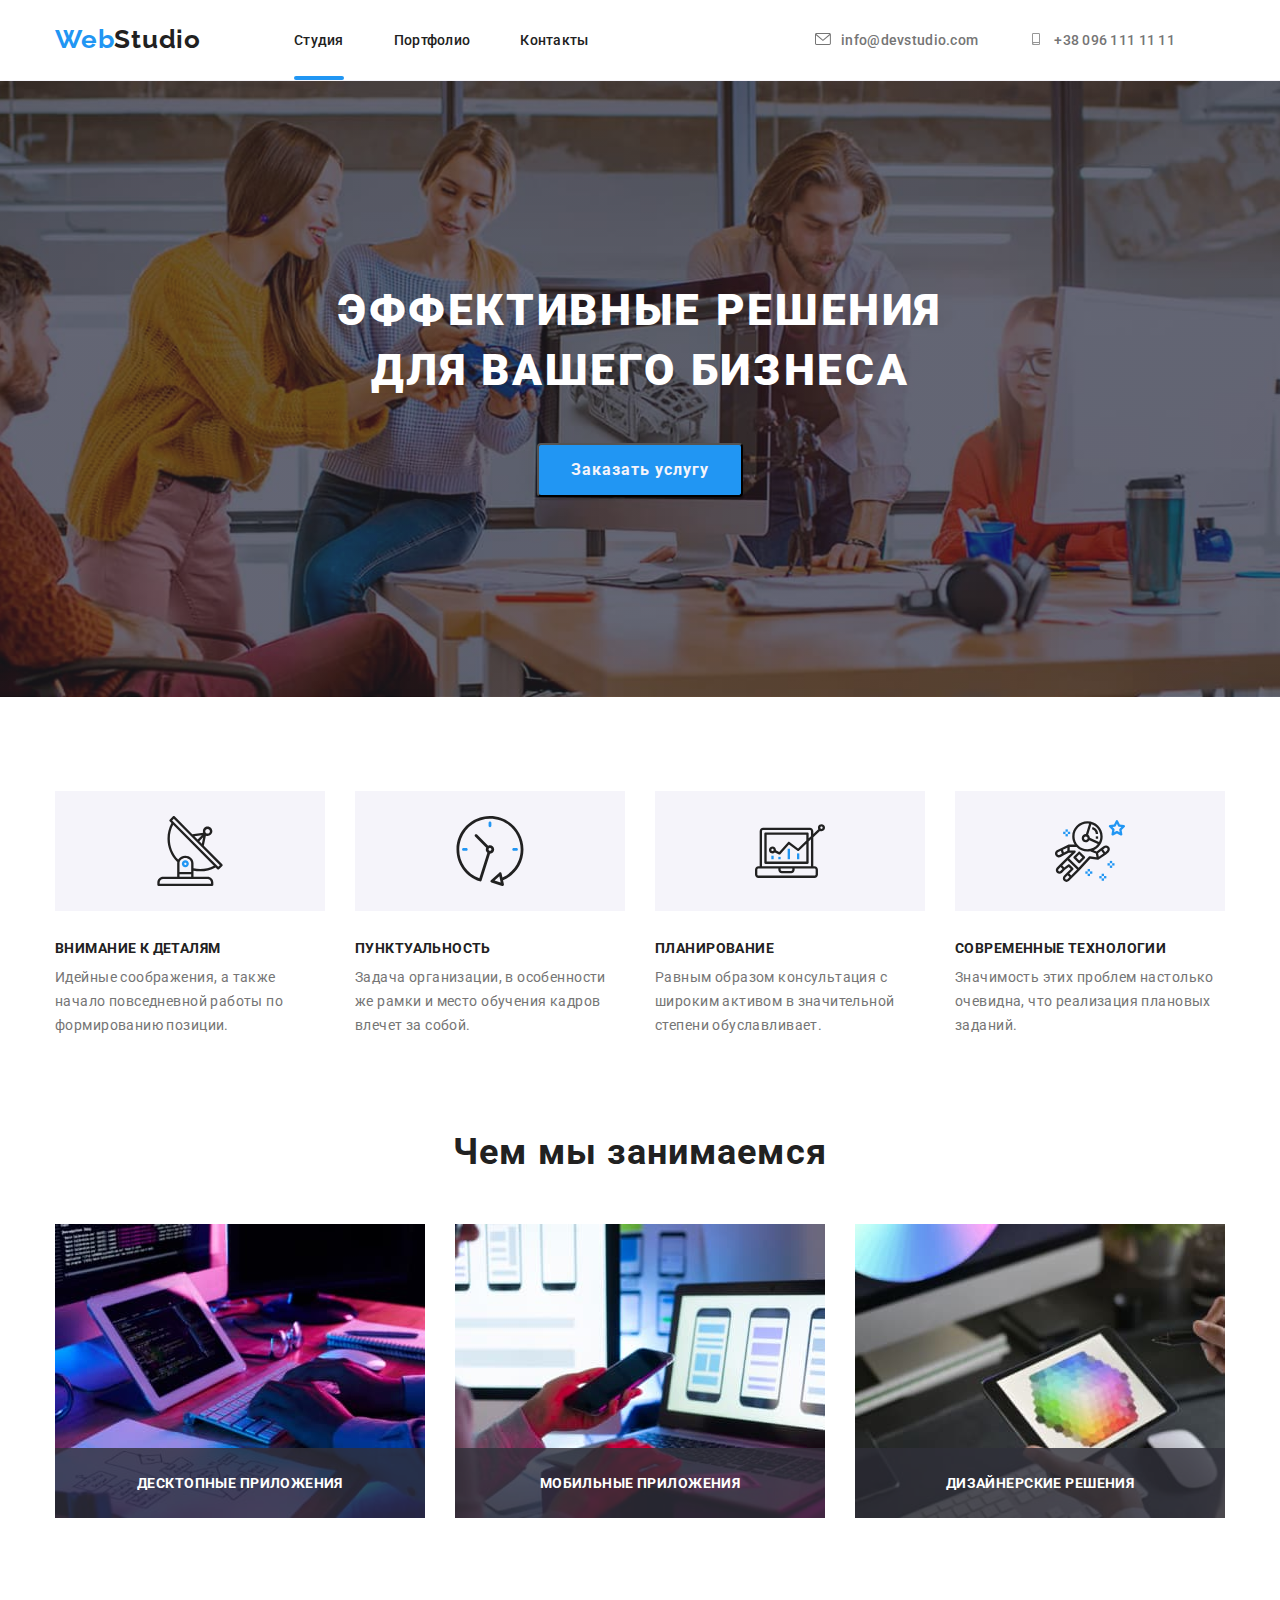
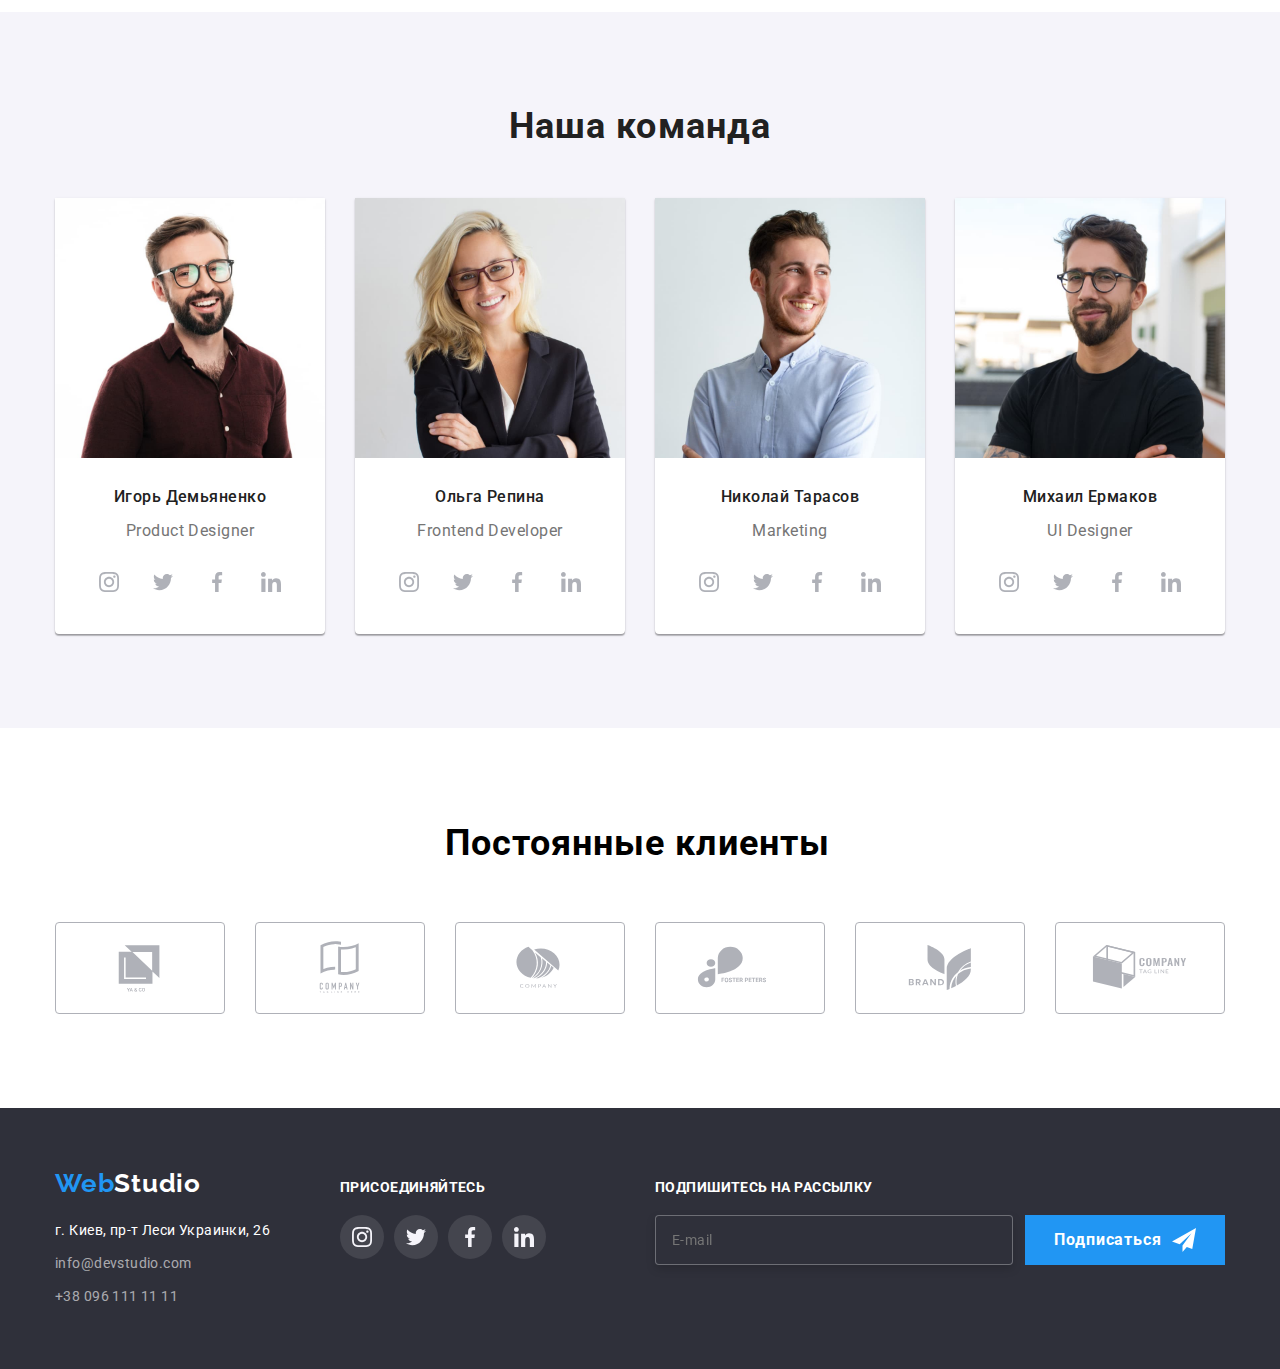
<file: index.html>
<!DOCTYPE html>
<html lang="ru">
<head>
    <meta charset="UTF-8">
    <meta http-equiv="X-UA-Compatible" content="IE=edge">
    <meta name="viewport" content="width=device-width, initial-scale=1.0">
    <title>Document</title>
    <link rel="preconnect" href="https://fonts.googleapis.com">
    <link rel="preconnect" href="https://fonts.gstatic.com" crossorigin>
    <link href="https://fonts.googleapis.com/css2?family=Raleway:wght@700&family=Roboto:wght@400;500;700;900&display=swap" rel="stylesheet">
    <link rel="stylesheet" href="./css/modern-normalize.css">
    <link rel="stylesheet" href="./css/main.css">
    <link rel="stylesheet" href="./css/main.min.css">
    </head>
<body>
     <header class="header">
        <div class="header__container container">
        <nav class="header-navigate">
             <a class="header-logo link" lang="en" href=""><span class="header-logo__color">Web</span>Studio</a>
                <ul class="header-navigate__list list">
                    <li class="header-navigate__item"><a class="header-navigate__link link header-link current" href="./index.html">Студия</a></li>
                    <li class="header-navigate__item"><a class="header-navigate__link link header-link " href="./portfolio.html">Портфолио</a></li>
                    <li class="header-navigate__item"><a class="header-navigate__link link header-link " href="">Контакты</a></li>
               </ul>
        </nav>
        <div class="header__contact">
                <ul class="header-contact__list list">
                    <li class="header-contact__item">
                        <a class="link header-contact__link" href="mailto:info@devstudio.com">
                            <svg 
                                class="header-contact__icon" 
                                width="16" 
                                height="12">
                            <use href="./images/icon.svg#icon-envelope"></use>
                        </svg>info@devstudio.com</a>
                    </li>
                   <li class="header-contact__item">
                       <a class="link header-contact__link" href="tel:+380961111111">
                        <svg 
                            class="header-contact__icon" 
                            width="16" 
                            height="12">
                            <use href="./images/icon.svg#icon-smartphone"></use>
                        </svg>+38 096 111 11 11</a>
                   </li>
               </ul>
        </div>
        </div>
    </header>
    <main>
        <section class="hero section">
            <div class="hero__container conteiner ">
            <h1 class="hero__text">ЭФФЕКТИВНЫЕ РЕШЕНИЯ ДЛЯ ВАШЕГО БИЗНЕСА</h1>
            <button data-modal-open type="button" class="hero__btn button">Заказать услугу</button>
            </div>
        </section>
        <section class="rules section">
                <div class="rules__container container">
                <h2 hidden>Преимущества</h2>
                <ul class="rules-list list">
                    <li class="rules-list__item">
                        <div class="rules-list__picture">
                            <a href="" class="rules-list__icon">
                                <svg 
                                  width="70"
                                  height="70">
                                <use href="./images/icon.svg#icon-antenna"></use>
                                </svg>
                              </a>
                        </div>
                        <h3 class="rules-list__title">ВНИМАНИЕ К ДЕТАЛЯМ</h3>
                        <p class="rules-list__text">Идейные соображения, а также начало повседневной работы по формированию позиции.</p>
                    </li>
                    <li class="rules-list__item">
                        <div class="rules-list__picture">
                            <a href="" class="rules-list__icon">
                                <svg 
                                width="70" 
                                height="70">
                                <use href="./images/icon.svg#icon-clock"></use>
                                </svg>
                              </a>
                        </div>
                        <h3 class="rules-list__title">ПУНКТУАЛЬНОСТЬ</h3>
                        <p class="rules-list__text">Задача организации, в особенности же рамки и место обучения кадров влечет за собой.</p>
                    </li>
                    <li class="rules-list__item">
                        <div class="rules-list__picture">
                            <a href="" class="rules-list__icon">
                                <svg 
                                width="70" 
                                height="70">
                                <use href="./images/icon.svg#icon-diagram"></use>
                                </svg>
                              </a>
                        </div>
                        <h3 class="rules-list__title">ПЛАНИРОВАНИЕ</h3>
                        <p class="rules-list__text">Равным образом консультация с широким активом в значительной степени обуславливает.</p>
                    </li>
                    <li class="rules-list__item">
                        <div class="rules-list__picture">
                            <a href="" class="rules-list__icon">
                                <svg 
                                width="70" 
                                height="70">
                                <use href="./images/icon.svg#icon-astronaut"></use>
                                </svg>
                              </a>
                        </div>
                        <h3 class="rules-list__title">СОВРЕМЕННЫЕ ТЕХНОЛОГИИ</h3>
                        <p class="rules-list__text">Значимость этих проблем настолько очевидна, что реализация плановых заданий.</p>
                    </li>
                </ul>
            </div>
        </section>
        <section class="work-section section">
            <div class="work__container container">
                 <h2 class="work__title paragraph">Чем мы занимаемся</h2>
                 <ul class="work-list list">
                    <li class="work-list__item">
                        <img src="./images/pc.jpg" alt="пк" width="370" height="294">
                        <p class="work-list__text">Десктопные приложения</p>
                    </li>
                    <li class="work-list__item">
                        <img src="./images/smartphone.jpg" alt="смартфон" width="370" height="294">
                        <p class="work-list__text">Мобильные приложения</p>
                    </li>
                    <li class="work-list__item">
                        <img src="./images/tablet.jpg" alt="планшет" width="370" height="294">
                        <p class="work-list__text">Дизайнерские решения</p>
                    </li>
                 </ul>
            </div>
        </section>
        <section class="team-section section">
            <div class="team__container container">
                <h2 class="team__title paragraph">Наша команда</h2>
                <div class="team__member">
                    <ul class="team-list list">
                        <li class="team-list__member">
                            <img src="./images/demyanenko.jpg" alt="демьяненко" width="270" height="260">
                            <div class="team-list__textblock">
                                <h3 class="team-list__title">Игорь Демьяненко</h3>
                                <p lang="en" class="team-list__text">Product Designer</p>
                                <ul class="team__socialnetworks-list list">
                                    <li class="socialnetworks-list__item">
                                        <a href="" class="socialnetworks-list__link">
                                            <svg class="socialnetworks-list__icon" width="20" height="20">
                                                <use href="./images/icon.svg#icon-instagram">
                                                </use>
                                            </svg>
                                        </a>
                                    </li>
                                    <li class="socialnetworks-list__item">
                                        <a href="" class="socialnetworks-list__link">
                                            <svg class="socialnetworks-list__icon" width="20" height="20">
                                                <use href="./images/icon.svg#icon-twitter">
                                                </use>
                                            </svg>
                                        </a>
                                    </li>
                                    <li class="socialnetworks-list__item">
                                        <a href="" class="socialnetworks-list__link">
                                            <svg class="socialnetworks-list__icon" width="20" height="20">
                                                <use href="./images/icon.svg#icon-facebook">
                                                </use>
                                            </svg>
                                        </a>
                                    </li>
                                    <li class="socialnetworks-list__item">
                                        <a href="" class="socialnetworks-list__link">
                                            <svg class="socialnetworks-list__icon" width="20" height="20">
                                                <use href="./images/icon.svg#icon-linkedin">
                                                </use>
                                            </svg>
                                        </a>
                                    </li>
                                </ul>
                            </div>
                        </li>
                        <li class="team-list__member">
                            <img src="./images/repina.jpg" alt="репина" width="270" height="260">
                            <div class="team-list__textblock">
                            <h3 class="team-list__title">Ольга Репина</h3>
                            <p lang="en" class="team-list__text">Frontend Developer</p>
                            <ul class="team__socialnetworks-list list">
                                <li class="socialnetworks-list__item">
                                    <a href="" class="socialnetworks-list__link">
                                        <svg class="socialnetworks-list__icon" width="20" height="20">
                                            <use href="./images/icon.svg#icon-instagram">
                                            </use>
                                        </svg>
                                    </a>
                                </li>
                                <li class="socialnetworks-list__item">
                                    <a href="" class="socialnetworks-list__link">
                                        <svg class="socialnetworks-list__icon" width="20" height="20">
                                            <use href="./images/icon.svg#icon-twitter">
                                            </use>
                                        </svg>
                                    </a>
                                </li>
                                <li class="socialnetworks-list__item">
                                    <a href="" class="socialnetworks-list__link">
                                        <svg class="socialnetworks-list__icon" width="20" height="20">
                                            <use href="./images/icon.svg#icon-facebook">
                                            </use>
                                        </svg>
                                    </a>
                                </li>
                                <li class="socialnetworks-list__item">
                                    <a href="" class="socialnetworks-list__link">
                                        <svg class="socialnetworks-list__icon" width="20" height="20">
                                            <use href="./images/icon.svg#icon-linkedin">
                                            </use>
                                        </svg>
                                    </a>
                                </li>
                            </ul>
                            </div>
                        </li>
                        <li class="team-list__member">
                            <img src="./images/tarasov.jpg" alt="тарасов" width="270" height="260">
                            <div class="team-list__textblock">
                                <h3 class="team-list__title">Николай Тарасов</h3>
                                <p lang="en" class="team-list__text">Marketing</p>
                                <ul class="team__socialnetworks-list list">
                                    <li class="socialnetworks-list__item">
                                        <a href="" class="socialnetworks-list__link">
                                            <svg class="socialnetworks-list__icon" width="20" height="20">
                                                <use href="./images/icon.svg#icon-instagram">
                                                </use>
                                            </svg>
                                        </a>
                                    </li>
                                    <li class="socialnetworks-list__item">
                                        <a href="" class="socialnetworks-list__link">
                                            <svg class="socialnetworks-list__icon" width="20" height="20">
                                                <use href="./images/icon.svg#icon-twitter">
                                                </use>
                                            </svg>
                                        </a>
                                    </li>
                                    <li class="socialnetworks-list__item">
                                        <a href="" class="socialnetworks-list__link">
                                            <svg class="socialnetworks-list__icon" width="20" height="20">
                                                <use href="./images/icon.svg#icon-facebook">
                                                </use>
                                            </svg>
                                        </a>
                                    </li>
                                    <li class="socialnetworks-list__item">
                                        <a href="" class="socialnetworks-list__link">
                                            <svg class="socialnetworks-list__icon" width="20" height="20">
                                                <use href="./images/icon.svg#icon-linkedin">
                                                </use>
                                            </svg>
                                        </a>
                                    </li>
                                </ul>
                            </div>
                        </li>
                        <li class="team-list__member">
                            <img src="./images/ermakov.jpg" alt="ермаков" width="270" height="260">
                            <div class="team-list__textblock">
                                <h3 class="team-list__title">Михаил Ермаков</h3>
                                <p lang="en" class="team-list__text">UI Designer</p>
                                <ul class="team__socialnetworks-list list">
                                    <li class="socialnetworks-list__item">
                                        <a href="" class="socialnetworks-list__link">
                                            <svg class="socialnetworks-list__icon" width="20" height="20">
                                                <use href="./images/icon.svg#icon-instagram">
                                                </use>
                                            </svg>
                                        </a>
                                    </li>
                                    <li class="socialnetworks-list__item">
                                        <a href="" class="socialnetworks-list__link">
                                            <svg class="socialnetworks-list__icon" width="20" height="20">
                                                <use href="./images/icon.svg#icon-twitter">
                                                </use>
                                            </svg>
                                        </a>
                                    </li>
                                    <li class="socialnetworks-list__item">
                                        <a href="" class="socialnetworks-list__link">
                                            <svg class="socialnetworks-list__icon" width="20" height="20">
                                                <use href="./images/icon.svg#icon-facebook">
                                                </use>
                                            </svg>
                                        </a>
                                    </li>
                                    <li class="socialnetworks-list__item">
                                        <a href="" class="socialnetworks-list__link">
                                            <svg class="socialnetworks-list__icon" width="20" height="20">
                                                <use href="./images/icon.svg#icon-linkedin">
                                                </use>
                                            </svg>
                                        </a>
                                    </li>
                                </ul>
                            </div>
                        </li>
                    </ul>
                </div>
            </div>
        </section>
        <section class="custumers section">
            <div class="custumers__container container">
                <h2 class="custumers__text">Постоянные клиенты</h2>
                <ul class="custumers-list list">
                    <li class="custumers-list__item">
                        <a href="" class="custumers-list__link">
                            <svg 
                                class="custumers-list__icon" 
                                width="106" 
                                height="60">
                                <use href="./images/icon.svg#icon-company-yaco"></use>
                            </svg>
                        </a>
                    </li>
                    <li class="custumers-list__item">
                        <a href="" class="custumers-list__link">
                            <svg 
                                class="custumers-list__icon" 
                                width="106" 
                                height="60">
                                <use href="./images/icon.svg#icon-company-tagline-here"></use>
                            </svg>
                        </a>
                    </li>
                    <li class="custumers-list__item">
                        <a href="" class="custumers-list__link">
                            <svg 
                                class="custumers-list__icon" 
                                width="106" 
                                height="60">
                                <use href="./images/icon.svg#icon-company-circle"></use>
                            </svg>
                        </a>
                    </li>
                    <li class="custumers-list__item">
                        <a href="" class="custumers-list__link">
                            <svg 
                                class="custumers-list__icon" 
                                width="106" 
                                height="60">
                                <use href="./images/icon.svg#icon-company-foster"></use>
                            </svg>
                        </a>
                    </li>
                    <li class="custumers-list__item">
                        <a href="" class="custumers-list__link">
                            <svg 
                                class="custumers-list__icon" 
                                width="106" 
                                height="60">
                                <use href="./images/icon.svg#icon-company-brand"></use>
                            </svg>
                        </a>
                    </li>
                    <li class="custumers-list__item">
                        <a href="" class="custumers-list__link">
                            <svg 
                                class="custumers-list__icon"
                                width="106" 
                                height="60">
                                <use href="./images/icon.svg#icon-company-tagline"></use>
                            </svg>
                        </a>
                    </li>
                </ul>
                </div>
        </section>
    </main>
    <footer class="footer">
        <div class="footer__container container">        
                <div class="footer__main">
                    <a class="footer-main__logo link" lang="en" href=""><span class="footer-main__logo-color">Web</span>Studio</a>
                    <address class="adress-footer">
                    <ul class="footer-list list">
                        <li class="footer-list__item">
                            <a class="footer-list__link link" href="https://goo.gl/maps/SByHTxkLmD4HYPQ19">г. Киев, пр-т Леси Украинки, 26</a>
                        </li>
                        <li class="footer-list__item">
                            <a class="footer-list__link link adr" href="mailto:info@devstudio.com">info@devstudio.com</a>
                        </li>
                        <li class="footer-list__item">
                            <a class="footer-list__link link adr" href="tel:+380961111111">+38 096 111 11 11</a>
                        </li>
                    </ul>
                    </address>
                </div>
                <div class="footer__socialnetworks">
                <h3 class="footer-socialnetwork__text">ПРИСОЕДИНЯЙТЕСЬ</h3>
                <ul class="footer-socialnetworks-list list">
                    <li class="socialnetworks-list__footer">
                        <a href="" class="socialnetworks-list__link">
                            <svg 
                                class="socialnetworks-list__icon-footer" 
                                width="20" 
                                height="20">
                                <use href="./images/icon.svg#icon-instagram">
                                </use>
                            </svg>
                        </a>
                    </li>
                    <li class="socialnetworks-list__footer">
                        <a href="" class="socialnetworks-list__link">
                            <svg 
                            class="socialnetworks-list__icon-footer" 
                            width="20" 
                            height="20">
                                <use href="./images/icon.svg#icon-twitter">
                                </use>
                            </svg>
                        </a>
                    </li>
                    <li class="socialnetworks-list__footer">
                        <a href="" class="socialnetworks-list__link">
                            <svg 
                            class="socialnetworks-list__icon-footer" 
                            width="20" 
                            height="20">
                                <use href="./images/icon.svg#icon-facebook">
                                </use>
                            </svg>
                        </a>
                    </li>
                    <li class="socialnetworks-list__footer">
                        <a href="" class="socialnetworks-list__link">
                            <svg 
                            class="socialnetworks-list__icon-footer" 
                            width="20" 
                            height="20">
                                <use href="./images/icon.svg#icon-linkedin">
                                </use>
                            </svg>
                        </a>
                    </li>
                </ul>
                </div>
                <div class="container__form">
                    <p class="container-form__text footer-socialnetwork__text">ПОДПИШИТЕСЬ НА РАССЫЛКУ</p>
                    <form action="#" class="footer-subscribe">
                        <input 
                        type="text"
                        class="footer-subscribe__text"
                        name=""
                        placeholder="E-mail"
                        >
                        <button 
                        type="submit" 
                        class="footer-btn">Подписаться
                        <svg class="footer-subscribe__icon" width="24" height="24">
                            <use href="./images/icon.svg#icon-icon-send">
                            </use>
                        </svg></button>
                    </form>
                </div>
        </div>
    </footer>
    <div class="backdrop is-hidden" data-modal>
        <div class="modal">
            <button type="button" class="modal__close-btn" data-modal-close>
                <svg class="modal__close-icon"
                 width="11" 
                 height="11">
                    <use href="./images/icon.svg#icon-Vector-4"></use>
                </svg>
            </button>
            <p class="modal-form__title">
                Оставьте свои данные, мы вам перезвоним
            </p>
            <form action="#" class="modal-form">
                <div class="modal-form__text-field">
                    <label for="text" class="modal-form__label">Имя</label>
                    <div class="modal-form__input-wrap">
                        <input
                        id="text"
                        name="Имя"
                        class="modal-form-input"
                        type="text"
                        required>
                        <svg class="input-icon">
                        <use 
                            href="./images/icon.svg#icon-Vector"
                            width="12"
                            heght="12" 
                            >
                        </use>
                        </svg>
                        </div>
                </div>
                <div class="modal-form__text-field">
                    <label for="tel" class="modal-form__label">Телефон</label>
                    <div class="modal-form__input-wrap">
                        <input 
                        type="tel" 
                        id="tel"
                        name="Телефон" 
                        class="modal-form-input"
                        required>
                        <svg class="input-icon">
                            <use href="./images/icon.svg#icon-Vector-2" width="13" heght="13">
                            </use>
                        </svg>
                        </div>
                </div>
                <div class="modal-form__text-field">
                    <label for="email" class="modal-form__label">Почта</label>
                    <div class="modal-form__input-wrap">
                    <input
                        type="email" 
                        id="email"
                        name="Почта" 
                        class="modal-form-input"
                        required>
                        <svg class="input-icon">
                            <use href="./images/icon.svg#icon-Vector-3" width="15" heght="12">
                            </use>
                        </svg>
                    </div>
                </div>
                <div class="modal-form__text-field">
                <label for="commit" class="modal-form__label">Комментарий</label>
                <textarea 
                name="" 
                id="" 
                class="modal-form__textarea"
                placeholder="Введите текст"
                ></textarea>
                </div>
                <div class="modal-form__text-field modal-field-checkbox"> 
                    <input 
                    type="checkbox" 
                    name="policy" 
                    id="policy"
                    class="modal-form__checkbox visually-hidden">
                    <label for="policy" class="modal-form__check-text">
                        <span class="modal-form__check-item">
                            <svg class="modal-form__check-icon">
                                <use 
                                href="./images/icon.svg#icon-Vector-1" 
                                width="11" 
                                heght="8">
                                </use>
                            </svg>
                        </span>
                        Соглашаюсь с рассылкой и принимаю&nbsp;
                        <a class="modal-form__link" href="">Условия договора</a>
                    </label
                      >
                </div>
                <button type="submit" class="modal-button">Отправить</button>
            </form>
        </div>
    </div>
    <script src="./js/modal.js"></script>
</body>
</html>
</file>
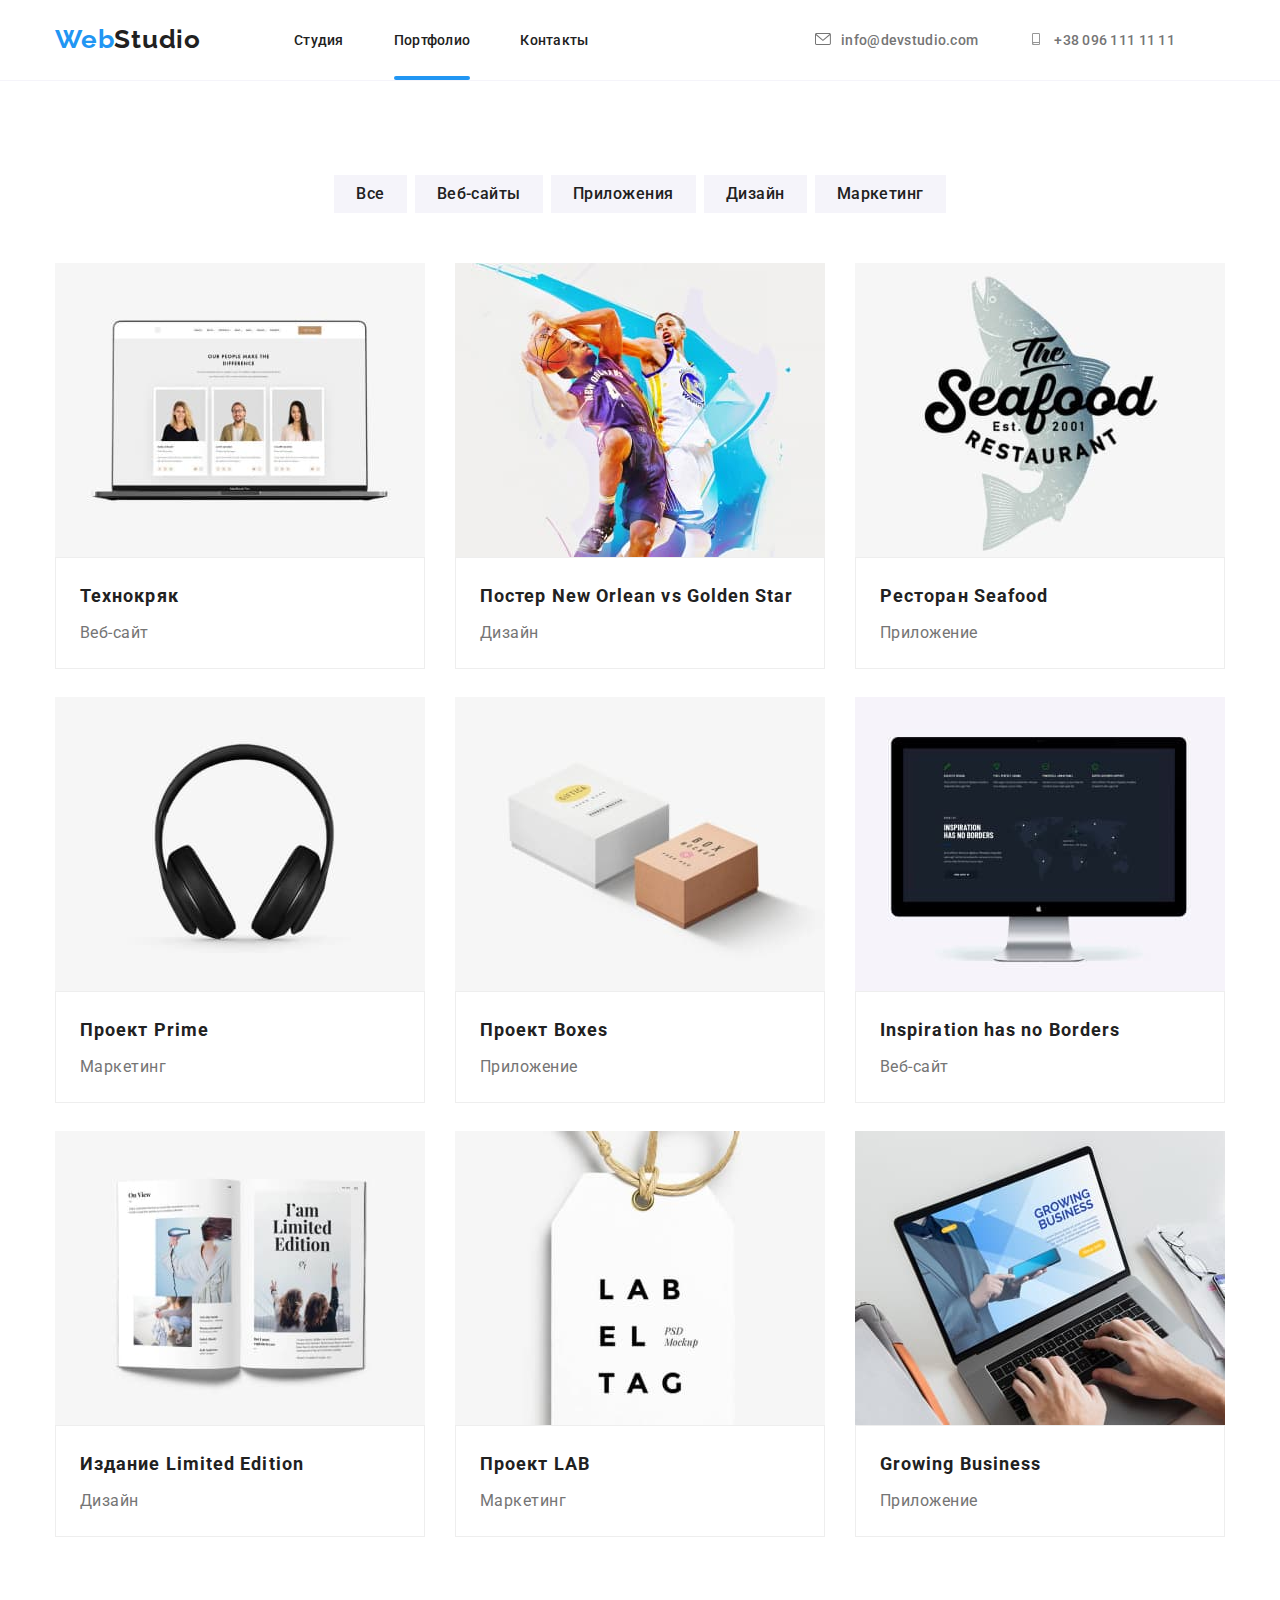
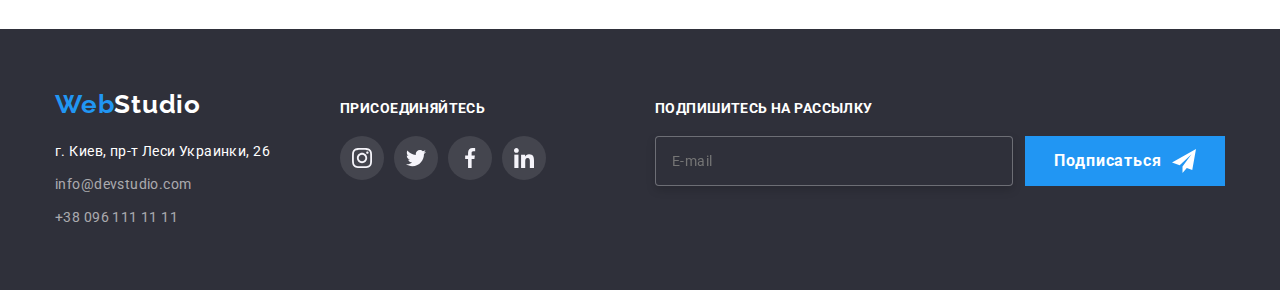
<file: portfolio.html>
<!DOCTYPE html>
<html lang="ru">

<head>
    <meta charset="UTF-8">
    <meta http-equiv="X-UA-Compatible" content="IE=edge">
    <meta name="viewport" content="width=device-width, initial-scale=1.0">
    <title>Document</title>
    <link rel="preconnect" href="https://fonts.googleapis.com">
    <link rel="preconnect" href="https://fonts.gstatic.com" crossorigin>
    <link
        href="https://fonts.googleapis.com/css2?family=Raleway:wght@700&family=Roboto:wght@400;500;700;900&display=swap"
        rel="stylesheet">
    <link rel="stylesheet" href="./css/modern-normalize.css">
    <link rel="stylesheet" href="./css/main.css">
    <link rel="stylesheet" href="./css/main.min.css">
</head>
<body>
    <header class="header">
        <div class="header__container container">
        <nav class="header-navigate">
             <a class="header-logo link" lang="en" href=""><span class="header-logo__color">Web</span>Studio</a>
                <ul class="header-navigate__list list">
                    <li class="header-navigate__item"><a class="header-navigate__link link header-link" href="./index.html">Студия</a></li>
                    <li class="header-navigate__item"><a class="header-navigate__link link header-link current" href="./portfolio.html">Портфолио</a></li>
                    <li class="header-navigate__item"><a class="header-navigate__link link header-link " href="">Контакты</a></li>
               </ul>
        </nav>
        <div class="header__contact">
                <ul class="header-contact__list list">
                    <li class="header-contact__item">
                        <a class="link header-contact__link" href="mailto:info@devstudio.com">
                            <svg 
                                class="header-contact__icon" 
                                width="16" 
                                height="12">
                            <use href="./images/icon.svg#icon-envelope"></use>
                        </svg>info@devstudio.com</a>
                    </li>
                   <li class="header-contact__item">
                       <a class="link header-contact__link" href="tel:+380961111111">
                        <svg 
                            class="header-contact__icon" 
                            width="16" 
                            height="12">
                            <use href="./images/icon.svg#icon-smartphone"></use>
                        </svg>+38 096 111 11 11</a>
                   </li>
               </ul>
        </div>
        </div>
    </header>
    <main>
        <section class="section">
            <div class="container">
                <ul class="portfolio__btn-list list">
                    <li class="portfolio__btn-item"><button type="button" class="portfolio__button">Все</button></li>
                    <li class="portfolio__btn-item"><button type="button" class="portfolio__button">Веб-сайты</button></li>
                    <li class="portfolio__btn-item"><button type="button" class="portfolio__button">Приложения</button></li>
                    <li class="portfolio__btn-item"><button type="button" class="portfolio__button">Дизайн</button></li>
                    <li class="portfolio__btn-item"><button type="button" class="portfolio__button">Маркетинг</button></li>
                </ul>
                <ul class="portfolio__work-list list">
                    <li class="portfolio__work-item">
                        <div class="portfolio__wrap">
                            <a href="" class="portfolio__link link"></a>
                            <div class="portfolio__overlay">
                                <img src="./images/second_list/technocr.jpg" alt="технокряк" width="370" height="294">
                                <p class="overlay__text">Технокряк это современная площадка распространения коронавируса. Компании используют эту платформу для цифрового
                                шпионажа и атак на защищённые сервера конкурентов.</p>
                            </div>
                            <div class="portfolio__description">
                                <h3 class="portfolio__description-title">Технокряк</h3>
                                <p class="portfolio__description-item">Веб-сайт</p>
                            </div>
                        </div>
                        </a>
                    </li>
                    <li class="portfolio__work-item">
                        <div class="portfolio__wrap">
                            <a href="" class="link portfolio__link"></a>
                                <div class="portfolio__overlay">
                                    <img src="./images/second_list/design.jpg" alt="постер" width="370" height="294">
                                    <p class="overlay__text">Технокряк это современная площадка распространения коронавируса. Компании используют эту
                                    платформу для цифрового
                                    шпионажа и атак на защищённые сервера конкурентов.</p>
                                </div>
                                <div class="portfolio__description">
                                    <h3 class="portfolio__description-title">Постер<span lang="en"> New Orlean vs Golden Star</span></h3>
                                     <p class="portfolio__description-item">Дизайн</p>
                                </div>
                            </a>
                        </div>
                    </li>
                    <li class="portfolio__work-item">
                        <div class="portfolio__wrap">
                            <div class="portfolio__overlay">
                            <a href="" class="link portfolio__link">
                                <img src="./images/second_list/application.jpg" alt="ресторан" width="370" height="294">
                            <p class="overlay__text">Технокряк это современная площадка распространения коронавируса. Компании используют эту
                                платформу для цифрового
                                шпионажа и атак на защищённые сервера конкурентов.</p>
                            </div>
                            <div class="portfolio__description">
                                <h3 class="portfolio__description-title">Ресторан <span lang="en">Seafood</span></h3>
                                <p class="portfolio__description-item">Приложение</p>
                            </div>
                            </a>
                        </div>
                    </li>
                    <li class="portfolio__work-item">
                        <div class="portfolio__wrap">
                            <a href="" class="link portfolio__link">
                                <div class="portfolio__overlay">
                                <img src="./images/second_list/marketing.jpg" alt="наушники" width="370" height="294">
                                <p class="overlay__text">Технокряк это современная площадка распространения коронавируса. Компании используют эту
                                    платформу для цифрового
                                    шпионажа и атак на защищённые сервера конкурентов.</p>
                                </div>
                                <div class="portfolio__description">
                                    <h3 class="portfolio__description-title">Проект <span lang="en">Prime</span></h3>
                                    <p class="portfolio__description-item">Маркетинг</p>
                                </div>
                            </a>
                        </div>
                    </li>
                    <li class="portfolio__work-item">
                        <div class="portfolio__wrap">
                            <a href="" class="link portfolio__link">
                                <div class="portfolio__overlay">
                                <img src="./images/second_list/appl_block.jpg" alt="блоки" width="370" height="294">
                                <p class="overlay__text">Технокряк это современная площадка распространения коронавируса. Компании используют эту
                                    платформу для цифрового
                                    шпионажа и атак на защищённые сервера конкурентов.</p>
                                </div>
                                <div class="portfolio__description">
                                    <h3 class="portfolio__description-title">Проект <span lang="en">Boxes</span></h3>
                                    <p class="portfolio__description-item">Приложение</p>
                                </div>
                            </a>
                        </div>
                    </li>
                    <li class="portfolio__work-item">
                        <div class="portfolio__wrap">
                            <a href="" class="link portfolio__link">
                                <div class="portfolio__overlay">
                                <img src="./images/second_list/web_site.jpg" alt="веб-сайт" width="370" height="294">
                                <p class="overlay__text">Технокряк это современная площадка распространения коронавируса. Компании используют эту
                                    платформу для цифрового
                                    шпионажа и атак на защищённые сервера конкурентов.</p>
                                </div>
                                <div class="portfolio__description">
                                    <h3 class="portfolio__description-title" lang="en">Inspiration has no Borders</h3>
                                    <p class="portfolio__description-item">Веб-сайт</p>
                                </div>
                            </a>
                        </div>
                    </li>
                    <li class="portfolio__work-item">
                        <div class="portfolio__wrap">
                            <a href="" class="link portfolio__link">
                                <div class="portfolio__overlay">
                                <img src="./images/second_list/design_book.jpg" alt="книга" width="370" height="294">
                                <p class="overlay__text">Технокряк это современная площадка распространения коронавируса. Компании используют эту
                                    платформу для цифрового
                                    шпионажа и атак на защищённые сервера конкурентов.</p>
                                </div>
                                <div class="portfolio__description">
                                    <h3 class="portfolio__description-title">Издание <span lang="en">Limited Edition</span></h3>
                                    <p class="portfolio__description-item">Дизайн</p>
                                </div>
                            </a>
                        </div>
                    </li>
                    <li class="portfolio__work-item">
                        <div class="portfolio__wrap">
                            <a href="" class="link portfolio__link">
                                <div class="portfolio__overlay">
                                <img src="./images/second_list/marketinng_label.jpg" alt="лейбел" width="370"
                                    height="294">
                                <p class="overlay__text">Технокряк это современная площадка распространения коронавируса. Компании используют эту
                                    платформу для цифрового
                                    шпионажа и атак на защищённые сервера конкурентов.</p>
                                </div>
                                <div class="portfolio__description">
                                    <h3 class="portfolio__description-title">Проект <span lang="en">LAB</span></h3>
                                    <p class="portfolio__description-item">Маркетинг</p>
                                </div>
                            </a>
                        </div>
                    </li>
                    <li class="portfolio__work-item">
                        <div class="portfolio__wrap">
                            <a href="" class="link portfolio__link">
                                <div class="portfolio__overlay">
                                <img src="./images/second_list/appl_laptop.jpg" alt="ноутбук" width="370" height="294">
                                <p class="overlay__text">Технокряк это современная площадка распространения коронавируса. Компании используют эту
                                    платформу для цифрового
                                    шпионажа и атак на защищённые сервера конкурентов.</p>
                                </div>
                                <div class="portfolio__description">
                                    <h3 class="portfolio__description-title" lang="en">Growing Business</h3>
                                    <p class="portfolio__description-item">Приложение</p>
                                </div>
                            </a>
                        </div>
                    </li>
                </ul>
            </div>
        </section>
    </main>
    <footer class="footer">
        <div class="footer__container container">        
                <div class="footer__main">
                    <a class="footer-main__logo link" lang="en" href=""><span class="footer-main__logo-color">Web</span>Studio</a>
                    <address class="adress-footer">
                    <ul class="footer-list list">
                        <li class="footer-list__item">
                            <a class="footer-list__link link" href="https://goo.gl/maps/SByHTxkLmD4HYPQ19">г. Киев, пр-т Леси Украинки, 26</a>
                        </li>
                        <li class="footer-list__item">
                            <a class="footer-list__link link adr" href="mailto:info@devstudio.com">info@devstudio.com</a>
                        </li>
                        <li class="footer-list__item">
                            <a class="footer-list__link link adr" href="tel:+380961111111">+38 096 111 11 11</a>
                        </li>
                    </ul>
                    </address>
                </div>
                <div class="footer__socialnetworks">
                <h3 class="footer-socialnetwork__text">ПРИСОЕДИНЯЙТЕСЬ</h3>
                <ul class="footer-socialnetworks-list list">
                    <li class="socialnetworks-list__footer">
                        <a href="" class="socialnetworks-list__link">
                            <svg 
                                class="socialnetworks-list__icon-footer" 
                                width="20" 
                                height="20">
                                <use href="./images/icon.svg#icon-instagram">
                                </use>
                            </svg>
                        </a>
                    </li>
                    <li class="socialnetworks-list__footer">
                        <a href="" class="socialnetworks-list__link">
                            <svg 
                            class="socialnetworks-list__icon-footer" 
                            width="20" 
                            height="20">
                                <use href="./images/icon.svg#icon-twitter">
                                </use>
                            </svg>
                        </a>
                    </li>
                    <li class="socialnetworks-list__footer">
                        <a href="" class="socialnetworks-list__link">
                            <svg 
                            class="socialnetworks-list__icon-footer" 
                            width="20" 
                            height="20">
                                <use href="./images/icon.svg#icon-facebook">
                                </use>
                            </svg>
                        </a>
                    </li>
                    <li class="socialnetworks-list__footer">
                        <a href="" class="socialnetworks-list__link">
                            <svg 
                            class="socialnetworks-list__icon-footer" 
                            width="20" 
                            height="20">
                                <use href="./images/icon.svg#icon-linkedin">
                                </use>
                            </svg>
                        </a>
                    </li>
                </ul>
                </div>
                <div class="container__form">
                    <p class="container-form__text footer-socialnetwork__text">ПОДПИШИТЕСЬ НА РАССЫЛКУ</p>
                    <form action="#" class="footer-subscribe">
                        <input 
                        type="text"
                        class="footer-subscribe__text"
                        name=""
                        placeholder="E-mail"
                        >
                        <button 
                        type="submit" 
                        class="footer-btn">Подписаться
                        <svg class="footer-subscribe__icon" width="24" height="24">
                            <use href="./images/icon.svg#icon-icon-send">
                            </use>
                        </svg></button>
                    </form>
                </div>
        </div>
    </footer>
</body>

</html>
</file>
<file: css/main.css>
p,
h1,
h2,
h3,
h4,
h5,
h6 {
  margin: 0;
}

ul {
  margin: 0;
  padding: 0;
}

img {
  display: block;
  max-width: 100%;
  height: auto;
}

:root {
  --main-text-color: #757575;
  --accent-text-color: #212121;
  --second-text-color: #fff;
  --active-text-color: #2196f3;
  --main-button-color: #2196f3;
  --background-team: #f5f4fa;
  --icon-socialnetwork-color: #afb1b8;
}

body {
  font-family: "roboto", "sans-serif";
}

.container {
  width: 1200px;
  padding-left: 15px;
  padding-right: 15px;
  margin: 0 auto;
}

.list {
  list-style: none;
}

.link {
  text-decoration: none;
  font-style: normal;
}

.section {
  padding-top: 94px;
  padding-bottom: 94px;
}

.header {
  border-bottom: 1px solid var(--background-team);
}

.header-link {
  font-weight: 500;
  font-size: 14px;
  line-height: 1.14;
  letter-spacing: 0.02em;
  color: var(--accent-text-color);
  padding-top: 32px;
  padding-bottom: 32px;
  transition: color 250ms cubic-bezier(0.4, 0, 0.2, 1);
  position: relative;
  margin-right: 50px;
}

.header-link.current::after {
  content: "";
  width: 100%;
  height: 4px;
  left: 0;
  bottom: 0;
  border-radius: 2px;
  position: absolute;
  background-color: var(--main-button-color);
  transition: opacity 250ms cubic-bezier(0.4, 0, 0.2, 1);
}

.header-navigate {
  display: flex;
  align-items: center;
}

.header__container {
  display: flex;
  align-items: center;
}

.header-navigate__list {
  display: flex;
}

.header-navigate__list :hover,
.header-navigate__list :focus {
  color: var(--active-text-color);
}

.header__contact {
  margin-left: auto;
}

.header .header-contact__link {
  font-weight: 500;
  font-size: 14px;
  line-height: 1.14;
  color: var(--main-text-color);
  letter-spacing: 0.02em;
  transition: color 250ms cubic-bezier(0.4, 0, 0.2, 1);
}

.header .header-contact__link:hover, .header .header-contact__link:focus {
  color: var(--active-text-color);
}

.header-contact__link {
  padding-top: 32px;
  padding-bottom: 32px;
  margin-right: 50px;
}

.header-contact__link:hover .header-contact__icon,
.header-contact__link:focus .header-contact__icon {
  fill: var(--active-text-color);
}

.header-contact__icon {
  fill: var(--main-text-color);
  margin-right: 10px;
  transition: color 250ms cubic-bezier(0.4, 0, 0.2, 1);
}

.header-contact__list {
  display: flex;
}

.header-logo {
  font-family: Raleway;
  font-weight: 700;
  font-size: 26px;
  line-height: 1.19;
  letter-spacing: 0.03em;
  color: var(--accent-text-color);
  margin-right: 93px;
  padding-top: 24px;
  padding-bottom: 25px;
}

.header-logo__color {
  color: var(--active-text-color);
}

.hero {
  background-color: #2f303a;
  background-image: linear-gradient(rgba(47, 48, 58, 0.4), rgba(47, 48, 58, 0.4)), url(../images/hero-background.jpg);
  background-repeat: no-repeat;
  background-position: center;
  background-size: cover;
  font-weight: 900;
  font-size: 44px;
  line-height: 1.36;
  letter-spacing: 0.06em;
  color: var(--second-text-color);
  padding-top: 200px;
  padding-bottom: 200px;
  text-align: center;
}

.hero__container {
  flex-grow: 1;
}

.hero__text {
  font-family: Roboto;
  font-weight: 900;
  font-size: 44px;
  line-height: 1.36;
  margin-bottom: 30px;
  width: 696px;
  margin-left: auto;
  margin-right: auto;
}

.button {
  font-family: inherit;
  font-weight: 700;
  font-size: 16px;
  line-height: 1.87;
  letter-spacing: 0.06em;
  color: var(--accent-text-color);
}

.hero__btn {
  padding: 10px 32px 10px 32px;
  min-width: 200px;
  min-height: 50px;
  color: var(--background-team);
  background-color: var(--active-text-color);
  box-shadow: 0px 3px 1px rgba(0, 0, 0, 0.1), 0px 1px 2px rgba(0, 0, 0, 0.08), 0px 2px 2px rgba(0, 0, 0, 0.12);
  border-radius: 4px;
  transition: color 250ms cubic-bezier(0.4, 0, 0.2, 1);
}

.hero__btn:focus, .hero__btn:hover {
  color: var(--second-text-color);
  background: var(--main-button-color);
  box-shadow: 0px 3px 1px rgba(0, 0, 0, 0.1), 0px 1px 2px rgba(0, 0, 0, 0.08), 0px 2px 2px rgba(0, 0, 0, 0.12);
  border-radius: 4px;
}

.rules-list__item {
  width: 270px;
}

.rules-list__item:not(:last-child) {
  margin-right: 30px;
}

.rules-list__icon {
  width: 100%;
  height: 100%;
  background-color: var(--background-team);
  display: flex;
  align-items: center;
  justify-content: center;
  width: 270px;
  height: 120px;
}

.rules-list {
  display: flex;
}

.rules-list__title {
  font-weight: 700;
  font-size: 14px;
  line-height: 1.14;
  letter-spacing: 0.03em;
  color: var(--accent-text-color);
  padding-top: 30px;
  padding-bottom: 10px;
}

.rules-list__text {
  font-size: 14px;
  line-height: 1.71;
  letter-spacing: 0.03em;
  color: var(--main-text-color);
}

.work-list__item {
  position: relative;
  margin-right: 30px;
}

.work-list__text {
  position: absolute;
  bottom: 0;
  left: 0;
  font-weight: 700;
  font-size: 14px;
  line-height: 16px;
  text-align: center;
  letter-spacing: 0.03em;
  text-transform: uppercase;
  color: var(--second-text-color);
  background-color: rgba(47, 48, 58, 0.8);
  width: 370px;
  height: 70px;
  display: flex;
  align-items: center;
  justify-content: center;
}

.paragraph {
  font-weight: 700;
  font-size: 36px;
  line-height: 1.16;
  letter-spacing: 0.03em;
  color: var(--accent-text-color);
  margin-bottom: 50px;
}

.work-section {
  padding-top: 0px;
}

.work__title {
  text-align: center;
}

.work-list {
  display: flex;
  text-align: center;
  margin-right: -30px;
}

.portfolio__btn-list {
  display: flex;
  justify-content: center;
  margin-bottom: 50px;
  border-radius: 4px;
  cursor: pointer;
}

.portfolio__button {
  font-family: inherit;
  font-weight: 500;
  font-size: 16px;
  line-height: 1.62;
  letter-spacing: 0.03em;
  cursor: pointer;
  padding: 6px 22px;
  border: 0;
  color: var(--accent-text-color);
  background-color: var(--background-team);
  transition: box-shadow 250ms cubic-bezier(0.4, 0, 0.2, 1);
}

.portfolio__button:focus, .portfolio__button:hover {
  color: var(--second-text-color);
  background-color: var(--main-button-color);
  box-shadow: 0px 3px 1px rgba(0, 0, 0, 0.1), 0px 1px 2px rgba(0, 0, 0, 0.08), 0px 2px 2px rgba(0, 0, 0, 0.12);
  border-radius: 4px;
  transition: background-color 250ms cubic-bezier(0.4, 0, 0.2, 1);
}

.portfolio__btn-item:not(:last-child) {
  padding-right: 8px;
}

.portfolio__wrap {
  width: 370px;
  height: 404px;
}

.portfolio__wrap:hover, .portfolio__wrap:focus {
  border: 1px solid #eeeeee;
  box-sizing: border-box;
  box-shadow: 0px 1px 1px rgba(0, 0, 0, 0.12), 0px 4px 4px rgba(0, 0, 0, 0.06), 1px 4px 6px rgba(0, 0, 0, 0.16);
  opacity: 1;
}

.portfolio__overlay {
  position: relative;
  overflow: hidden;
}

.portfolio__overlay:hover .overlay__text {
  transform: translateY(0);
}

.portfolio__overlay:hover::before, .portfolio__overlay:focus::before {
  opacity: 1;
}

.overlay__text {
  position: absolute;
  top: 0;
  left: 0;
  background-color: rgba(33, 150, 243, 0.9);
  padding: 40px;
  height: 100%;
  color: #ffffff;
  font-size: 18px;
  line-height: 28px;
  letter-spacing: 0.03em;
  transform: translateY(100%);
  transition: transform 250ms cubic-bezier(0.4, 0, 0.2, 1);
}

.portfolio__link {
  display: block;
  transition: border, box-shadow 250ms cubic-bezier(0.4, 0, 0.2, 1);
}

.portfolio__work-list {
  display: flex;
  flex-wrap: wrap;
  margin-left: -30px;
  margin-top: -30px;
}

.portfolio__work-item {
  margin-left: 30px;
  margin-top: 30px;
  display: block;
}

.portfolio__description {
  padding: 20px 24px;
  background: #ffffff;
  border: 1px solid #eeeeee;
  box-sizing: border-box;
}

.portfolio__description-title {
  font-weight: 700;
  font-size: 18px;
  line-height: 2;
  letter-spacing: 0.06em;
  color: var(--accent-text-color);
}

.portfolio__description-item {
  font-weight: 400;
  font-size: 16px;
  line-height: 1.87;
  letter-spacing: 0.03em;
  color: var(--main-text-color);
  padding-top: 4px;
}

.team-list {
  display: flex;
}

.team__member {
  display: flex;
  justify-content: space-between;
}

.team-section {
  background-color: var(--background-team);
  display: flex;
}

.team-list__title {
  font-weight: 500;
  font-size: 16px;
  line-height: 1.18;
  letter-spacing: 0.03em;
  color: var(--accent-text-color);
  margin-top: 30px;
}

.team-list__member {
  background: var(--second-text-color);
  box-shadow: 0px 1px 3px rgba(0, 0, 0, 0.12), 0px 1px 1px rgba(0, 0, 0, 0.14), 0px 2px 1px rgba(0, 0, 0, 0.2);
  border-radius: 0px 0px 4px 4px;
  text-align: center;
}

.team-list__member:not(:last-child) {
  margin-right: 30px;
}

.team-list__text {
  font-style: regular;
  font-size: 16px;
  line-height: 1.71;
  letter-spacing: 0.03em;
  color: var(--main-text-color);
  margin-top: 10px;
}

.team-description {
  margin: 30px 32px;
}

.team__socialnetworks-list {
  display: flex;
  justify-content: center;
  margin-top: 16px;
  margin-bottom: 30px;
}

.socialnetworks-list__item {
  width: 44px;
  height: 44px;
  border-radius: 50%;
}

.socialnetworks-list__item:not(:last-child) {
  margin-right: 10px;
}

.socialnetworks-list__link {
  width: 100%;
  height: 100%;
  border-radius: 50%;
  background-color: var(--second-text-color);
  display: flex;
  align-items: center;
  justify-content: center;
  transition: background-color, 250ms cubic-bezier(0.4, 0, 0.2, 1);
}

.socialnetworks-list__link:hover, .socialnetworks-list__link:focus {
  background-color: var(--active-text-color);
}

.socialnetworks-list__icon {
  transition: fill, 250ms cubic-bezier(0.4, 0, 0.2, 1);
  fill: #AFB1B8;
}

.socialnetworks-list__link:hover .socialnetworks-list__icon,
.socialnetworks-list__link:focus .socialnetworks-list__icon {
  fill: var(--second-text-color);
}

.team__title {
  text-align: center;
}

.custumers__text {
  width: 391px;
  height: 42px;
  left: 606px;
  top: 2401px;
  font-weight: 700;
  font-size: 36px;
  line-height: 42px;
  text-align: center;
  letter-spacing: 0.03em;
  margin-left: auto;
  margin-right: auto;
  padding-bottom: 50px;
  display: flex;
}

.custumers-list {
  display: flex;
  margin-top: 50px;
}

.custumers-list__item {
  width: 170px;
  height: 92px;
}

.custumers-list__item:not(:last-child) {
  margin-right: 30px;
}

.custumers-list__link {
  width: 100%;
  height: 100%;
  background-color: var(--second-text-color);
  border: 1px solid var(--icon-socialnetwork-color);
  border-radius: 4px;
  display: flex;
  align-items: center;
  justify-content: center;
  transition: border 250ms cubic-bezier(0.4, 0, 0.2, 1);
}

.custumers-list__link:focus, .custumers-list__link:hover {
  border: 1px solid var(--main-button-color);
  fill: var(--main-button-color);
}

.custumers-list__icon {
  fill: var(--icon-socialnetwork-color);
  transition: fill, 250ms cubic-bezier(0.4, 0, 0.2, 1);
}

.custumers-list__link:hover .custumers-list__icon,
.custumers-list__link:focus .custumers-list__icon {
  fill: var(--main-button-color);
}

.footer {
  background-color: #2f303a;
  padding: 60px 0;
  display: block;
}

.footer__container {
  display: flex;
  align-items: baseline;
}

.footer-socialnetworks-list {
  display: flex;
  margin-top: 20px;
}

.footer__socialnetworks {
  width: 206px;
  height: 80px;
  margin-right: auto;
  margin-left: 70px;
}

.socialnetworks-list__link {
  width: 100%;
  height: 100%;
  border-radius: 50%;
  background: rgba(255, 255, 255, 0.1);
  display: flex;
  align-items: center;
  justify-content: center;
  transition: background-color, 250ms cubic-bezier(0.4, 0, 0.2, 1);
}

.socialnetworks-list__link:hover, .socialnetworks-list__link:focus {
  background: var(--main-button-color);
}

.socialnetworks-list__icon-footer {
  fill: var(--background-team);
}

.footer-socialnetwork__text {
  width: 219px;
  height: 16px;
  font-weight: 700;
  font-size: 14px;
  line-height: 16px;
  letter-spacing: 0.03em;
  color: var(--second-text-color);
  text-align: left;
}

.footer-main__logo {
  font-family: Raleway;
  font-weight: 700;
  font-size: 26px;
  line-height: 1.19;
  letter-spacing: 0.03em;
  color: var(--second-text-color);
}

.adress-footer {
  margin-top: 20px;
}

.footer-main__logo-color {
  color: var(--active-text-color);
}

.footer-list__link {
  font-weight: normal;
  font-size: 14px;
  line-height: 1.71;
  letter-spacing: 0.03em;
  color: var(--second-text-color);
  transition: color 250ms cubic-bezier(0.4, 0, 0.2, 1);
}

.footer-list__item:not(:last-child) {
  margin-bottom: 9px;
}

.adr {
  color: rgba(255, 255, 255, 0.6);
}

.footer-list :hover,
.footer-list :focus {
  color: var(--active-text-color);
}

.footer-subscribe__text {
  width: 358px;
  height: 50px;
  border: 1px solid rgba(255, 255, 255, 0.3);
  box-sizing: border-box;
  filter: drop-shadow(0px 4px 4px rgba(0, 0, 0, 0.15));
  border-radius: 4px;
  padding-left: 16px;
  background-color: #2f303a;
  font-size: 14px;
  line-height: 16px;
  letter-spacing: 0.03em;
  transition: border 250ms cubic-bezier(0.4, 0, 0.2, 1);
  color: white;
}

.footer-subscribe__text:focus {
  border-color: var(--second-text-color);
}

.footer-subscribe__text:focus::placeholder {
  color: white;
}

.footer-subscribe {
  display: flex;
  align-items: center;
  justify-content: center;
  margin-top: 20px;
}

.footer-subscribe::placeholder {
  font-size: 16px;
  line-height: 1.25;
}

.footer-btn {
  width: 200px;
  height: 50px;
  font-weight: 700;
  font-size: 16px;
  line-height: 30px;
  letter-spacing: 0.06em;
  border: 0;
  background: #2196f3;
  color: white;
  transition: background-color 250ms cubic-bezier(0.4, 0, 0.2, 1);
  margin-left: 12px;
  display: flex;
  align-items: center;
  justify-content: center;
}

.footer-btn:focus, .footer-btn:hover {
  background-color: #188ce8;
}

.footer-subscribe__icon {
  width: 24px;
  height: 24px;
  fill: var(--second-text-color);
  margin-left: 10px;
}

.socialnetworks-list__footer {
  width: 44px;
  height: 44px;
  border-radius: 50%;
}

.socialnetworks-list__footer:not(:last-child) {
  margin-right: 10px;
}

.backdrop {
  width: 100%;
  height: 100%;
  background-color: rgba(0, 0, 0, 0.2);
  position: fixed;
  top: 0;
  transition: opacity 1000ms, visibility 1000ms;
}

.backdrop.is-hidden .modal {
  transform: scale(1.7) rotate(90deg);
  transition: transform 500ms;
}

.modal {
  position: absolute;
  top: 50%;
  left: 50%;
  width: 528px;
  min-height: 581px;
  background-color: #fff;
  border-radius: 4px;
  box-shadow: 0px 1px 3px rgba(0, 0, 0, 0.12), 0px 1px 1px rgba(0, 0, 0, 0.14), 0px 2px 1px rgba(0, 0, 0, 0.2);
  border-radius: 4px;
  transform: translate(-50%, -50%) scale(1) rotate(0);
  transition: transform 500ms;
  padding: 40px;
}

.modal__close-btn {
  width: 30px;
  height: 30px;
  background-color: #fff;
  border: 1px solid rgba(0, 0, 0, 0.1);
  box-sizing: border-box;
  border-radius: 50%;
  position: absolute;
  right: 8px;
  top: 8px;
}

.modal__close-icon {
  fill: black;
  transition: fill 250ms cubic-bezier(0.4, 0, 0.2, 1);
}

.modal__close-icon:focus, .modal__close-icon:hover {
  fill: var(--active-text-color);
}

.is-hidden {
  visibility: hidden;
  opacity: 0;
  pointer-events: none;
}

.modal-form__title {
  width: 100%;
  height: 23px;
  font-size: 20px;
  font-weight: 700;
  line-height: 23px;
  text-align: center;
  letter-spacing: 0.03em;
  color: var(--accent-text-color);
  margin-bottom: 12px;
}

.modal-form__label {
  font-size: 12px;
  line-height: 14px;
  letter-spacing: 0.01em;
  color: #757575;
  padding-bottom: 4px;
}

.modal-form-input {
  width: 100%;
  height: 40px;
  border: 1px solid rgba(33, 33, 33, 0.2);
  box-sizing: border-box;
  border-radius: 4px;
  padding-left: 42px;
  padding-right: 42px;
  color: var(--accent-text-color);
  outline: none;
  transition: border 250ms cubic-bezier(0.4, 0, 0.2, 1);
}

.modal-form-input:focus {
  border: 1px solid #2196f3;
  border-radius: 4px;
  cursor: pointer;
}

.modal-form-input:focus + .input-icon {
  fill: var(--active-text-color);
}

.input-icon {
  width: 18px;
  height: 18px;
  left: 15px;
  top: 14px;
  bottom: 14px;
  position: absolute;
  top: 50%;
  transform: translateY(-50%);
  fill: var(--accent-text-color);
  transition: fill 250ms cubic-bezier(0.4, 0, 0.2, 1);
}

.modal-form__textarea {
  width: 100%;
  height: 120px;
  border: 1px solid rgba(33, 33, 33, 0.2);
  box-sizing: border-box;
  border-radius: 4px;
  padding: 12px 16px;
  resize: none;
  outline: none;
  transition: border 250ms cubic-bezier(0.4, 0, 0.2, 1);
}

.modal-form__textarea:focus {
  border: 1px solid #2196f3;
  border-radius: 4px;
  cursor: pointer;
}

.modal-form__textarea::placeholder {
  font-size: 12px;
  line-height: 14px;
  letter-spacing: 0.01em;
  color: rgba(117, 117, 117, 0.5);
}

.modal-field-checkbox {
  margin-top: 20px;
  margin-bottom: 30px;
  display: flex;
  align-items: center;
  justify-content: center;
}

.modal-form__check-text {
  font-weight: 400;
  font-size: 14px;
  line-height: 24px;
  letter-spacing: 0.03em;
  color: #757575;
  display: flex;
  align-items: center;
  transition: background-color 250ms cubic-bezier(0.4, 0, 0.2, 1);
}

.modal-form__link {
  color: var(--active-text-color);
  display: flex;
  align-items: center;
  justify-content: center;
}

.modal-form__check-item {
  width: 16px;
  height: 15px;
  border: 2px solid #212121;
  border-radius: 2px;
  margin-right: 9px;
  display: flex;
  align-items: center;
  justify-content: center;
}

.modal-form__checkbox:checked + .modal-form__check-text .modal-form__check-item {
  background-color: #188ce8;
  border: none;
}

.fieldset-agree {
  margin-top: 20px;
  margin-bottom: 30px;
  border: none;
}

.modal-form__input-wrap {
  position: relative;
  margin-bottom: 10px;
}

.modal-button {
  width: 200px;
  height: 50px;
  left: 700px;
  top: 712px;
  background: #2196f3;
  box-shadow: 0px 4px 4px rgba(0, 0, 0, 0.15);
  border: 0;
  color: var(--second-text-color);
  display: block;
  margin: 0 auto;
  transition: background-color 250ms cubic-bezier(0.4, 0, 0.2, 1);
  letter-spacing: 0.06em;
  font-size: 16px;
  line-height: 30px;
  font-weight: 700;
}

.modal-button:focus, .modal-button:hover {
  background-color: #188ce8;
}

.modal-form__check-icon {
  position: absolute;
  width: 11px;
  height: 8px;
  fill: var(--second-text-color);
  transition: fill 250ms cubic-bezier(0.4, 0, 0.2, 1);
}

.visually-hidden {
  position: absolute;
  width: 1px;
  height: 1px;
  margin: -1px;
  padding: 0;
  overflow: hidden;
  border: 0;
  clip: rect(0 0 0 0);
}
/*# sourceMappingURL=main.css.map */
</file>
<file: css/main.min.css>
p,h1,h2,h3,h4,h5,h6{margin:0}ul{margin:0;padding:0}img{display:block;max-width:100%;height:auto}:root{--main-text-color: #757575;--accent-text-color: #212121;--second-text-color: #fff;--active-text-color: #2196f3;--main-button-color: #2196f3;--background-team: #f5f4fa;--icon-socialnetwork-color: #afb1b8}body{font-family:"roboto", "sans-serif"}.container{width:1200px;padding-left:15px;padding-right:15px;margin:0 auto}.list{list-style:none}.link{text-decoration:none;font-style:normal}.section{padding-top:94px;padding-bottom:94px}.header{border-bottom:1px solid var(--background-team)}.header-link{font-weight:500;font-size:14px;line-height:1.14;letter-spacing:0.02em;color:var(--accent-text-color);padding-top:32px;padding-bottom:32px;transition:color 250ms cubic-bezier(0.4, 0, 0.2, 1);position:relative;margin-right:50px}.header-link.current::after{content:"";width:100%;height:4px;left:0;bottom:0;border-radius:2px;position:absolute;background-color:var(--main-button-color);transition:opacity 250ms cubic-bezier(0.4, 0, 0.2, 1)}.header-navigate{display:flex;align-items:center}.header__container{display:flex;align-items:center}.header-navigate__list{display:flex}.header-navigate__list :hover,.header-navigate__list :focus{color:var(--active-text-color)}.header__contact{margin-left:auto}.header .header-contact__link{font-weight:500;font-size:14px;line-height:1.14;color:var(--main-text-color);letter-spacing:0.02em;transition:color 250ms cubic-bezier(0.4, 0, 0.2, 1)}.header .header-contact__link:hover,.header .header-contact__link:focus{color:var(--active-text-color)}.header-contact__link{padding-top:32px;padding-bottom:32px;margin-right:50px}.header-contact__link:hover .header-contact__icon,.header-contact__link:focus .header-contact__icon{fill:var(--active-text-color)}.header-contact__icon{fill:var(--main-text-color);margin-right:10px;transition:color 250ms cubic-bezier(0.4, 0, 0.2, 1)}.header-contact__list{display:flex}.header-logo{font-family:Raleway;font-weight:700;font-size:26px;line-height:1.19;letter-spacing:0.03em;color:var(--accent-text-color);margin-right:93px;padding-top:24px;padding-bottom:25px}.header-logo__color{color:var(--active-text-color)}.hero{background-color:#2f303a;background-image:linear-gradient(rgba(47,48,58,0.4), rgba(47,48,58,0.4)),url(../images/hero-background.jpg);background-repeat:no-repeat;background-position:center;background-size:cover;font-weight:900;font-size:44px;line-height:1.36;letter-spacing:0.06em;color:var(--second-text-color);padding-top:200px;padding-bottom:200px;text-align:center}.hero__container{flex-grow:1}.hero__text{font-family:Roboto;font-weight:900;font-size:44px;line-height:1.36;margin-bottom:30px;width:696px;margin-left:auto;margin-right:auto}.button{font-family:inherit;font-weight:700;font-size:16px;line-height:1.87;letter-spacing:0.06em;color:var(--accent-text-color)}.hero__btn{padding:10px 32px 10px 32px;min-width:200px;min-height:50px;color:var(--background-team);background-color:var(--active-text-color);box-shadow:0px 3px 1px rgba(0,0,0,0.1),0px 1px 2px rgba(0,0,0,0.08),0px 2px 2px rgba(0,0,0,0.12);border-radius:4px;transition:color 250ms cubic-bezier(0.4, 0, 0.2, 1)}.hero__btn:focus,.hero__btn:hover{color:var(--second-text-color);background:var(--main-button-color);box-shadow:0px 3px 1px rgba(0,0,0,0.1),0px 1px 2px rgba(0,0,0,0.08),0px 2px 2px rgba(0,0,0,0.12);border-radius:4px}.rules-list__item{width:270px}.rules-list__item:not(:last-child){margin-right:30px}.rules-list__icon{width:100%;height:100%;background-color:var(--background-team);display:flex;align-items:center;justify-content:center;width:270px;height:120px}.rules-list{display:flex}.rules-list__title{font-weight:700;font-size:14px;line-height:1.14;letter-spacing:0.03em;color:var(--accent-text-color);padding-top:30px;padding-bottom:10px}.rules-list__text{font-size:14px;line-height:1.71;letter-spacing:0.03em;color:var(--main-text-color)}.work-list__item{position:relative;margin-right:30px}.work-list__text{position:absolute;bottom:0;left:0;font-weight:700;font-size:14px;line-height:16px;text-align:center;letter-spacing:0.03em;text-transform:uppercase;color:var(--second-text-color);background-color:rgba(47,48,58,0.8);width:370px;height:70px;display:flex;align-items:center;justify-content:center}.paragraph{font-weight:700;font-size:36px;line-height:1.16;letter-spacing:0.03em;color:var(--accent-text-color);margin-bottom:50px}.work-section{padding-top:0px}.work__title{text-align:center}.work-list{display:flex;text-align:center;margin-right:-30px}.portfolio__btn-list{display:flex;justify-content:center;margin-bottom:50px;border-radius:4px;cursor:pointer}.portfolio__button{font-family:inherit;font-weight:500;font-size:16px;line-height:1.62;letter-spacing:0.03em;cursor:pointer;padding:6px 22px;border:0;color:var(--accent-text-color);background-color:var(--background-team);transition:box-shadow 250ms cubic-bezier(0.4, 0, 0.2, 1)}.portfolio__button:focus,.portfolio__button:hover{color:var(--second-text-color);background-color:var(--main-button-color);box-shadow:0px 3px 1px rgba(0,0,0,0.1),0px 1px 2px rgba(0,0,0,0.08),0px 2px 2px rgba(0,0,0,0.12);border-radius:4px;transition:background-color 250ms cubic-bezier(0.4, 0, 0.2, 1)}.portfolio__btn-item:not(:last-child){padding-right:8px}.portfolio__wrap{width:370px;height:404px}.portfolio__wrap:hover,.portfolio__wrap:focus{border:1px solid #eeeeee;box-sizing:border-box;box-shadow:0px 1px 1px rgba(0,0,0,0.12),0px 4px 4px rgba(0,0,0,0.06),1px 4px 6px rgba(0,0,0,0.16);opacity:1}.portfolio__overlay{position:relative;overflow:hidden}.portfolio__overlay:hover .overlay__text{transform:translateY(0)}.portfolio__overlay:hover::before,.portfolio__overlay:focus::before{opacity:1}.overlay__text{position:absolute;top:0;left:0;background-color:rgba(33,150,243,0.9);padding:40px;height:100%;color:#ffffff;font-size:18px;line-height:28px;letter-spacing:0.03em;transform:translateY(100%);transition:transform 250ms cubic-bezier(0.4, 0, 0.2, 1)}.portfolio__link{display:block;transition:border,box-shadow 250ms cubic-bezier(0.4, 0, 0.2, 1)}.portfolio__work-list{display:flex;flex-wrap:wrap;margin-left:-30px;margin-top:-30px}.portfolio__work-item{margin-left:30px;margin-top:30px;display:block}.portfolio__description{padding:20px 24px;background:#ffffff;border:1px solid #eeeeee;box-sizing:border-box}.portfolio__description-title{font-weight:700;font-size:18px;line-height:2;letter-spacing:0.06em;color:var(--accent-text-color)}.portfolio__description-item{font-weight:400;font-size:16px;line-height:1.87;letter-spacing:0.03em;color:var(--main-text-color);padding-top:4px}.team-list{display:flex}.team__member{display:flex;justify-content:space-between}.team-section{background-color:var(--background-team);display:flex}.team-list__title{font-weight:500;font-size:16px;line-height:1.18;letter-spacing:0.03em;color:var(--accent-text-color);margin-top:30px}.team-list__member{background:var(--second-text-color);box-shadow:0px 1px 3px rgba(0,0,0,0.12),0px 1px 1px rgba(0,0,0,0.14),0px 2px 1px rgba(0,0,0,0.2);border-radius:0px 0px 4px 4px;text-align:center}.team-list__member:not(:last-child){margin-right:30px}.team-list__text{font-style:regular;font-size:16px;line-height:1.71;letter-spacing:0.03em;color:var(--main-text-color);margin-top:10px}.team-description{margin:30px 32px}.team__socialnetworks-list{display:flex;justify-content:center;margin-top:16px;margin-bottom:30px}.socialnetworks-list__item{width:44px;height:44px;border-radius:50%}.socialnetworks-list__item:not(:last-child){margin-right:10px}.socialnetworks-list__link{width:100%;height:100%;border-radius:50%;background-color:var(--second-text-color);display:flex;align-items:center;justify-content:center;transition:background-color,250ms cubic-bezier(0.4, 0, 0.2, 1)}.socialnetworks-list__link:hover,.socialnetworks-list__link:focus{background-color:var(--active-text-color)}.socialnetworks-list__icon{transition:fill,250ms cubic-bezier(0.4, 0, 0.2, 1);fill:#AFB1B8}.socialnetworks-list__link:hover .socialnetworks-list__icon,.socialnetworks-list__link:focus .socialnetworks-list__icon{fill:var(--second-text-color)}.team__title{text-align:center}.custumers__text{width:391px;height:42px;left:606px;top:2401px;font-weight:700;font-size:36px;line-height:42px;text-align:center;letter-spacing:0.03em;margin-left:auto;margin-right:auto;padding-bottom:50px;display:flex}.custumers-list{display:flex;margin-top:50px}.custumers-list__item{width:170px;height:92px}.custumers-list__item:not(:last-child){margin-right:30px}.custumers-list__link{width:100%;height:100%;background-color:var(--second-text-color);border:1px solid var(--icon-socialnetwork-color);border-radius:4px;display:flex;align-items:center;justify-content:center;transition:border 250ms cubic-bezier(0.4, 0, 0.2, 1)}.custumers-list__link:focus,.custumers-list__link:hover{border:1px solid var(--main-button-color);fill:var(--main-button-color)}.custumers-list__icon{fill:var(--icon-socialnetwork-color);transition:fill,250ms cubic-bezier(0.4, 0, 0.2, 1)}.custumers-list__link:hover .custumers-list__icon,.custumers-list__link:focus .custumers-list__icon{fill:var(--main-button-color)}.footer{background-color:#2f303a;padding:60px 0;display:block}.footer__container{display:flex;align-items:baseline}.footer-socialnetworks-list{display:flex;margin-top:20px}.footer__socialnetworks{width:206px;height:80px;margin-right:auto;margin-left:70px}.socialnetworks-list__link{width:100%;height:100%;border-radius:50%;background:rgba(255,255,255,0.1);display:flex;align-items:center;justify-content:center;transition:background-color,250ms cubic-bezier(0.4, 0, 0.2, 1)}.socialnetworks-list__link:hover,.socialnetworks-list__link:focus{background:var(--main-button-color)}.socialnetworks-list__icon-footer{fill:var(--background-team)}.footer-socialnetwork__text{width:219px;height:16px;font-weight:700;font-size:14px;line-height:16px;letter-spacing:0.03em;color:var(--second-text-color);text-align:left}.footer-main__logo{font-family:Raleway;font-weight:700;font-size:26px;line-height:1.19;letter-spacing:0.03em;color:var(--second-text-color)}.adress-footer{margin-top:20px}.footer-main__logo-color{color:var(--active-text-color)}.footer-list__link{font-weight:normal;font-size:14px;line-height:1.71;letter-spacing:0.03em;color:var(--second-text-color);transition:color 250ms cubic-bezier(0.4, 0, 0.2, 1)}.footer-list__item:not(:last-child){margin-bottom:9px}.adr{color:rgba(255,255,255,0.6)}.footer-list :hover,.footer-list :focus{color:var(--active-text-color)}.footer-subscribe__text{width:358px;height:50px;border:1px solid rgba(255,255,255,0.3);box-sizing:border-box;filter:drop-shadow(0px 4px 4px rgba(0,0,0,0.15));border-radius:4px;padding-left:16px;background-color:#2f303a;font-size:14px;line-height:16px;letter-spacing:0.03em;transition:border 250ms cubic-bezier(0.4, 0, 0.2, 1);color:white}.footer-subscribe__text:focus{border-color:var(--second-text-color)}.footer-subscribe__text:focus::placeholder{color:white}.footer-subscribe{display:flex;align-items:center;justify-content:center;margin-top:20px}.footer-subscribe::placeholder{font-size:16px;line-height:1.25}.footer-btn{width:200px;height:50px;font-weight:700;font-size:16px;line-height:30px;letter-spacing:0.06em;border:0;background:#2196f3;color:white;transition:background-color 250ms cubic-bezier(0.4, 0, 0.2, 1);margin-left:12px;display:flex;align-items:center;justify-content:center}.footer-btn:focus,.footer-btn:hover{background-color:#188ce8}.footer-subscribe__icon{width:24px;height:24px;fill:var(--second-text-color);margin-left:10px}.socialnetworks-list__footer{width:44px;height:44px;border-radius:50%}.socialnetworks-list__footer:not(:last-child){margin-right:10px}.backdrop{width:100%;height:100%;background-color:rgba(0,0,0,0.2);position:fixed;top:0;transition:opacity 1000ms, visibility 1000ms}.backdrop.is-hidden .modal{transform:scale(1.7) rotate(90deg);transition:transform 500ms}.modal{position:absolute;top:50%;left:50%;width:528px;min-height:581px;background-color:#fff;border-radius:4px;box-shadow:0px 1px 3px rgba(0,0,0,0.12),0px 1px 1px rgba(0,0,0,0.14),0px 2px 1px rgba(0,0,0,0.2);border-radius:4px;transform:translate(-50%, -50%) scale(1) rotate(0);transition:transform 500ms;padding:40px}.modal__close-btn{width:30px;height:30px;background-color:#fff;border:1px solid rgba(0,0,0,0.1);box-sizing:border-box;border-radius:50%;position:absolute;right:8px;top:8px}.modal__close-icon{fill:#000;transition:fill 250ms cubic-bezier(0.4, 0, 0.2, 1)}.modal__close-icon:focus,.modal__close-icon:hover{fill:var(--active-text-color)}.is-hidden{visibility:hidden;opacity:0;pointer-events:none}.modal-form__title{width:100%;height:23px;font-size:20px;font-weight:700;line-height:23px;text-align:center;letter-spacing:0.03em;color:var(--accent-text-color);margin-bottom:12px}.modal-form__label{font-size:12px;line-height:14px;letter-spacing:0.01em;color:#757575;padding-bottom:4px}.modal-form-input{width:100%;height:40px;border:1px solid rgba(33,33,33,0.2);box-sizing:border-box;border-radius:4px;padding-left:42px;padding-right:42px;color:var(--accent-text-color);outline:none;transition:border 250ms cubic-bezier(0.4, 0, 0.2, 1)}.modal-form-input:focus{border:1px solid #2196f3;border-radius:4px;cursor:pointer}.modal-form-input:focus+.input-icon{fill:var(--active-text-color)}.input-icon{width:18px;height:18px;left:15px;top:14px;bottom:14px;position:absolute;top:50%;transform:translateY(-50%);fill:var(--accent-text-color);transition:fill 250ms cubic-bezier(0.4, 0, 0.2, 1)}.modal-form__textarea{width:100%;height:120px;border:1px solid rgba(33,33,33,0.2);box-sizing:border-box;border-radius:4px;padding:12px 16px;resize:none;outline:none;transition:border 250ms cubic-bezier(0.4, 0, 0.2, 1)}.modal-form__textarea:focus{border:1px solid #2196f3;border-radius:4px;cursor:pointer}.modal-form__textarea::placeholder{font-size:12px;line-height:14px;letter-spacing:0.01em;color:rgba(117,117,117,0.5)}.modal-field-checkbox{margin-top:20px;margin-bottom:30px;display:flex;align-items:center;justify-content:center}.modal-form__check-text{font-weight:400;font-size:14px;line-height:24px;letter-spacing:0.03em;color:#757575;display:flex;align-items:center;transition:background-color 250ms cubic-bezier(0.4, 0, 0.2, 1)}.modal-form__link{color:var(--active-text-color);display:flex;align-items:center;justify-content:center}.modal-form__check-item{width:16px;height:15px;border:2px solid #212121;border-radius:2px;margin-right:9px;display:flex;align-items:center;justify-content:center}.modal-form__checkbox:checked+.modal-form__check-text .modal-form__check-item{background-color:#188ce8;border:none}.fieldset-agree{margin-top:20px;margin-bottom:30px;border:none}.modal-form__input-wrap{position:relative;margin-bottom:10px}.modal-button{width:200px;height:50px;left:700px;top:712px;background:#2196f3;box-shadow:0px 4px 4px rgba(0,0,0,0.15);border:0;color:var(--second-text-color);display:block;margin:0 auto;transition:background-color 250ms cubic-bezier(0.4, 0, 0.2, 1);letter-spacing:0.06em;font-size:16px;line-height:30px;font-weight:700}.modal-button:focus,.modal-button:hover{background-color:#188ce8}.modal-form__check-icon{position:absolute;width:11px;height:8px;fill:var(--second-text-color);transition:fill 250ms cubic-bezier(0.4, 0, 0.2, 1)}.visually-hidden{position:absolute;width:1px;height:1px;margin:-1px;padding:0;overflow:hidden;border:0;clip:rect(0 0 0 0)}
/*# sourceMappingURL=main.min.css.map */
</file>
